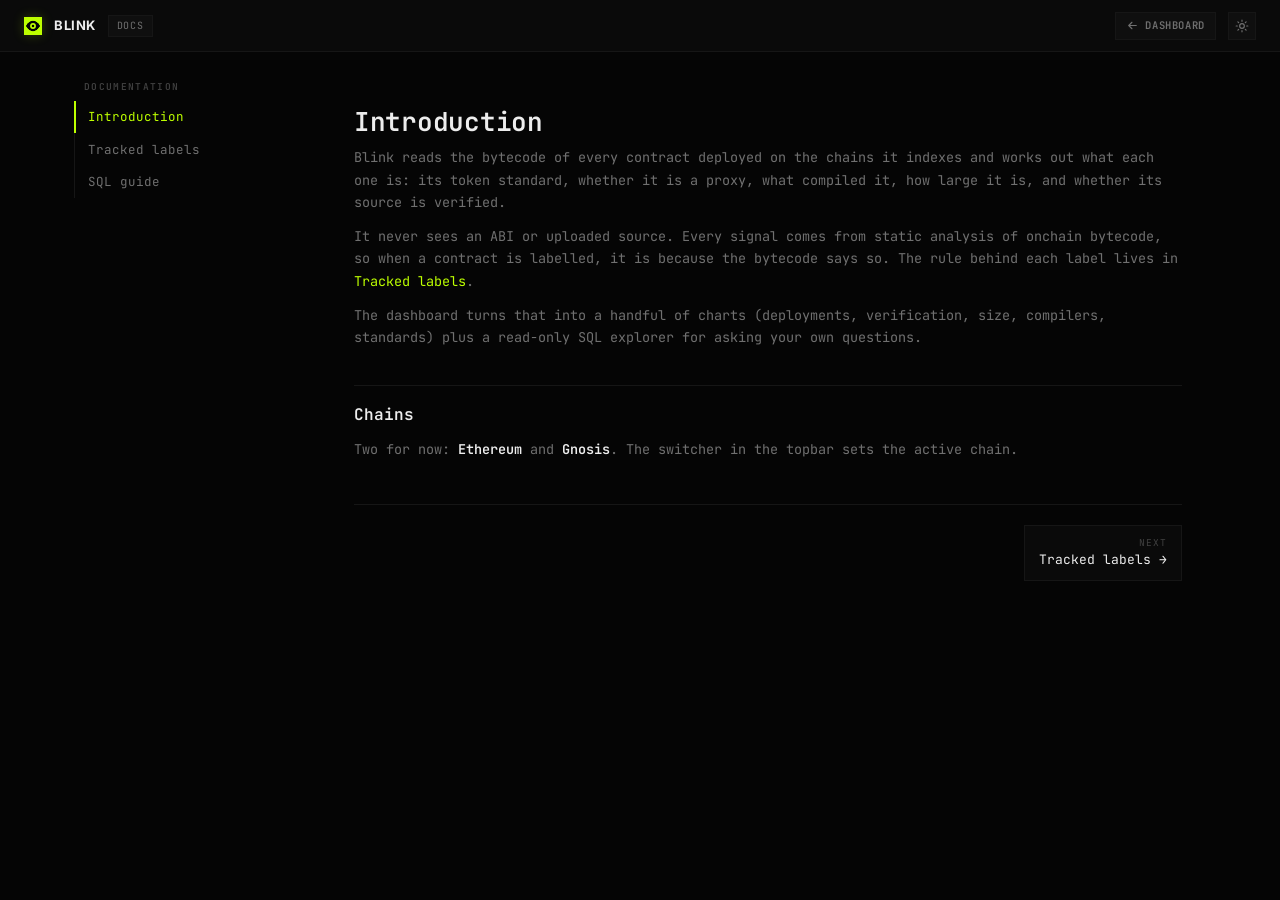
<file: docs.html>
<!doctype html>
<html lang="en">
<head>
  <meta charset="utf-8" />
  <title>blink · docs</title>
  <meta name="viewport" content="width=device-width, initial-scale=1" />
  <meta name="description" content="Blink documentation: tracked contract labels and a guide to the SQL explorer." />
  <link rel="icon" type="image/svg+xml" href="./assets/logo.svg" />
  <link rel="preconnect" href="https://fonts.googleapis.com" />
  <link rel="preconnect" href="https://fonts.gstatic.com" crossorigin />
  <link href="https://fonts.googleapis.com/css2?family=Inter:wght@400;500;600;700&family=JetBrains+Mono:wght@400;500;600&display=swap" rel="stylesheet" />
  <script>
    try {
      if (localStorage.getItem('blink.theme') === 'light') {
        document.documentElement.dataset.theme = 'light';
      }
    } catch (_) { /* private browsing */ }
  </script>
  <link rel="stylesheet" href="./styles.css?v=41" />
  <script type="module" src="./app/docs.js?v=2"></script>
</head>
<body>
  <nav class="topbar">
    <div class="brand">
      <a class="mark" role="img" aria-label="Blink logo" href="./index.html">
        <img src="./assets/logo.svg" alt="" aria-hidden="true" />
      </a>
      <span class="wordmark">BLINK</span>
      <span class="meta-tag">DOCS</span>
    </div>
    <div class="status-block">
      <a class="doc-link" href="./index.html" aria-label="Back to dashboard">
        <svg viewBox="0 0 24 24" fill="none" stroke="currentColor" stroke-width="2" stroke-linecap="round" stroke-linejoin="round" aria-hidden="true">
          <path d="M19 12H5M11 18l-6-6 6-6" />
        </svg>
        <span class="doc-link-text">Dashboard</span>
      </a>
      <button class="theme-toggle" id="theme-toggle" type="button" aria-label="Switch to light mode">
        <svg class="icon-sun" viewBox="0 0 24 24" fill="none" stroke="currentColor" stroke-width="2" stroke-linecap="round" aria-hidden="true">
          <circle cx="12" cy="12" r="4" />
          <path d="M12 2v2M12 20v2M4.93 4.93l1.41 1.41M17.66 17.66l1.41 1.41M2 12h2M20 12h2M4.93 19.07l1.41-1.41M17.66 6.34l1.41-1.41" />
        </svg>
        <svg class="icon-moon" viewBox="0 0 24 24" fill="none" stroke="currentColor" stroke-width="2" stroke-linecap="round" stroke-linejoin="round" aria-hidden="true">
          <path d="M21 12.79A9 9 0 1 1 11.21 3 7 7 0 0 0 21 12.79z" />
        </svg>
      </button>
    </div>
  </nav>

  <div class="docs-shell">
    <aside class="docs-sidebar">
      <div class="docs-sidebar-title">Documentation</div>
      <nav class="docs-nav">
        <span class="docs-nav-slider" aria-hidden="true"></span>
        <a class="docs-nav-item" data-doc="introduction" href="#introduction">Introduction</a>
        <a class="docs-nav-item" data-doc="labels" href="#labels">Tracked labels</a>
        <a class="docs-nav-item" data-doc="sql" href="#sql">SQL guide</a>
      </nav>
    </aside>

    <main class="docs-content">
      <!-- INTRODUCTION -->
      <article class="docs-page" id="doc-introduction">
        <h1>Introduction</h1>
        <p class="docs-lede">
          Blink reads the bytecode of every contract deployed on the chains it indexes and
          works out what each one is: its token standard, whether it is a proxy, what compiled
          it, how large it is, and whether its source is verified.
        </p>
        <p>
          It never sees an ABI or uploaded source. Every signal comes from static analysis of
          onchain bytecode, so when a contract is labelled, it is because the bytecode
          says so. The rule behind each label lives in
          <a class="inline" href="#labels">Tracked labels</a>.
        </p>
        <p>
          The dashboard turns that into a handful of charts (deployments, verification, size,
          compilers, standards) plus a read-only SQL explorer for asking your own questions.
        </p>

        <h2>Chains</h2>
        <p>
          Two for now: <strong>Ethereum</strong> and <strong>Gnosis</strong>. The switcher in
          the topbar sets the active chain.
        </p>

        <div class="docs-pager">
          <a class="prev" hidden></a>
          <a class="next"></a>
        </div>
      </article>

      <!-- TRACKED LABELS -->
      <article class="docs-page" id="doc-labels" hidden>
        <h1>Tracked labels</h1>
        <p class="docs-lede">
          Every label comes from one static pass over a contract's
          <strong>runtime bytecode</strong>. The scanner walks real opcodes and skips over push
          data, so a function selector only counts when it is an actual <code>PUSH4</code>
          operand, not four stray bytes sitting inside another instruction. Each rule below is
          the exact one Blink applies.
        </p>

        <h2>Token standards (function selectors)</h2>
        <p>
          A standard is flagged only when <strong>all</strong> of its defining 4-byte function
          selectors appear as <code>PUSH4</code> operands in the runtime code.
        </p>
        <div class="docs-table-wrap">
          <table>
            <thead>
              <tr><th>Label</th><th>Column</th><th>Requires ALL selectors</th></tr>
            </thead>
            <tbody>
              <tr>
                <td>ERC-20</td>
                <td><code>is_erc20</code></td>
                <td><code>0x18160ddd</code> totalSupply() · <code>0xa9059cbb</code> transfer() · <code>0xdd62ed3e</code> allowance()</td>
              </tr>
              <tr>
                <td>ERC-721</td>
                <td><code>is_erc721</code></td>
                <td><code>0x6352211e</code> ownerOf() · <code>0x42842e0e</code> safeTransferFrom()</td>
              </tr>
              <tr>
                <td>ERC-1155</td>
                <td><code>is_erc1155</code></td>
                <td><code>0x4e1273f4</code> balanceOfBatch() · <code>0x2eb2c2d6</code> safeBatchTransferFrom()</td>
              </tr>
            </tbody>
          </table>
        </div>
        <div class="docs-callout">
          <strong>Mutually exclusive.</strong> Classification is prioritized
          <strong>ERC-1155 &gt; ERC-721 &gt; ERC-20</strong>. A contract that satisfies more
          than one selector mask is labelled only as the highest-priority standard, so
          <code>is_erc20</code>, <code>is_erc721</code>, and <code>is_erc1155</code> are never
          both true on the same row, and an ERC-1155 that also exposes ERC-20 selectors counts
          only as ERC-1155.
        </div>

        <h2>EIP-1167 minimal proxy</h2>
        <p>Column <code>is_proxy_minimal</code>. Matches the canonical 45-byte clone
          <em>exactly</em>: runtime length must be 45 bytes, with a fixed 10-byte prefix, a
          variable 20-byte implementation address, and a fixed 15-byte suffix.</p>
        <pre><code>36 3d 3d 37 3d 3d 3d 36 3d 73   &lt;20-byte implementation address&gt;   5a f4 3d 82 80 3e 90 3d 91 60 2b 57 fd 5b f3
└──────── prefix (10) ────────┘  └──────── address ────────┘  └───────────── suffix (15) ─────────────┘</code></pre>
        <div class="docs-callout">
          <strong>Canonical only.</strong> Optimized or variant minimal proxies (different
          push layout, or any length other than 45 bytes) are <strong>not</strong> matched.
        </div>

        <h2>EIP-1967 proxy</h2>
        <p>Column <code>is_proxy_eip1967</code>. Flagged when a <code>PUSH32</code> operand in
          the runtime code equals the EIP-1967 implementation slot constant
          (<code>keccak256("eip1967.proxy.implementation") - 1</code>):</p>
        <pre><code>0x360894a13ba1a3210667c828492db98dca3e2076cc3735a920a3ca505d382bbc</code></pre>
        <div class="docs-callout">
          <strong>Implementation slot only.</strong> The EIP-1967 admin slot and beacon slot
          are not tracked.
        </div>

        <h2>PUSH0 opcode</h2>
        <p>Column <code>uses_push0</code>. True when the <code>PUSH0</code> opcode
          (<code>0x5f</code>) occurs as a real instruction in the runtime code. Because the
          scanner skips push immediates, a <code>0x5f</code> byte that merely sits inside
          another push's data does not count. This is a genuine <code>PUSH0</code> usage
          signal (a proxy for a Solidity 0.8.20+ / Shanghai-era compile).</p>

        <h2>Source metadata hash</h2>
        <p>Column <code>has_source_hash</code>. Solidity and Vyper append a CBOR metadata
          trailer to the runtime bytecode. Blink reads the last two bytes as the trailer
          length, parses the CBOR map, and sets <code>has_source_hash = true</code> when that
          map contains an <code>ipfs</code>, <code>bzzr0</code>, or <code>bzzr1</code> key,
          meaning the contract embeds a content hash of its source metadata.</p>
        <p>The same CBOR trailer is where <code>language</code> (Solidity / Vyper / Other) and
          <code>compiler_version</code> come from: a <code>solc</code> or <code>vyper</code>
          key carries the version bytes, formatted <code>major.minor.patch</code>.</p>

        <div class="docs-pager">
          <a class="prev"></a>
          <a class="next"></a>
        </div>
      </article>

      <!-- SQL GUIDE -->
      <article class="docs-page" id="doc-sql" hidden>
        <h1>SQL guide</h1>
        <p class="docs-lede">
          The explorer runs your query as read-only <strong>DuckDB</strong> SQL and shows the
          result as a table you can export to CSV. Queries are scoped to whichever chain is
          selected in the topbar. Below are the rules, the schema, and a stack of examples to
          copy.
        </p>

        <h2>Rules &amp; limits</h2>
        <ul>
          <li>Statements must begin with <code>SELECT</code> or <code>WITH</code>. Only a
            <strong>single statement</strong> is allowed (one optional trailing <code>;</code>).</li>
          <li>Read-only. Anything that writes or changes state is rejected, including
            <code>INSERT</code>, <code>UPDATE</code>, <code>DELETE</code>, <code>CREATE</code>,
            <code>DROP</code>, <code>ALTER</code>, <code>COPY</code>, <code>ATTACH</code>,
            <code>PRAGMA</code>, <code>SET</code>, <code>INSTALL</code>/<code>LOAD</code>.</li>
          <li>File / external scanners are blocked (<code>read_csv</code>,
            <code>read_parquet</code>, <code>read_json</code>, <code>read_blob</code>,
            <code>*_scan</code>, <code>httpfs</code>).</li>
          <li>Results are returned in pages of at most <strong>1000 rows</strong>. Use the
            previous/next controls to traverse every match. Add a deterministic
            <code>ORDER BY</code> for stable pages, and omit your own <code>LIMIT</code> when you
            want the complete result set. The CSV menu can export either the displayed page or
            fetch every page and combine all matches into one download. Query text is capped at
            20,000 characters.</li>
          <li>Blobs (addresses, hashes, bytecode) are returned as <code>0x…</code> hex strings.</li>
        </ul>

        <h2>The main table: <code>contract_metadata</code></h2>
        <p>
          This is the table the default query uses and the one you'll want most of the time.
        </p>
        <div class="docs-table-wrap">
          <table>
            <thead><tr><th>Column</th><th>Type</th><th>Meaning</th></tr></thead>
            <tbody>
              <tr><td><code>address</code></td><td>text</td><td>contract address, <code>0x…</code></td></tr>
              <tr><td><code>block_number</code></td><td>int</td><td>deployment block</td></tr>
              <tr><td><code>create_index</code></td><td>int</td><td>ordering within a block</td></tr>
              <tr><td><code>deployer_address</code></td><td>text</td><td>deployer, <code>0x…</code></td></tr>
              <tr><td><code>code_hash_hex</code></td><td>text</td><td>runtime code hash, <code>0x…</code></td></tr>
              <tr><td><code>n_code_bytes</code></td><td>int</td><td>runtime bytecode length</td></tr>
              <tr><td><code>language</code></td><td>text</td><td><code>solidity</code> / <code>vyper</code> / <code>other</code></td></tr>
              <tr><td><code>compiler_version</code></td><td>text</td><td>e.g. <code>0.8.24</code></td></tr>
              <tr><td><code>is_erc20</code></td><td>bool</td><td>ERC-20 selector mask (see labels)</td></tr>
              <tr><td><code>is_erc721</code></td><td>bool</td><td>ERC-721</td></tr>
              <tr><td><code>is_erc1155</code></td><td>bool</td><td>ERC-1155</td></tr>
              <tr><td><code>is_proxy_eip1967</code></td><td>bool</td><td>EIP-1967 proxy</td></tr>
              <tr><td><code>is_proxy_minimal</code></td><td>bool</td><td>EIP-1167 minimal proxy</td></tr>
              <tr><td><code>uses_push0</code></td><td>bool</td><td>runtime uses <code>PUSH0</code></td></tr>
              <tr><td><code>has_source_hash</code></td><td>bool</td><td>CBOR source-metadata hash present</td></tr>
              <tr><td><code>is_verified</code></td><td>bool</td><td>matched in the verification registry</td></tr>
              <tr><td><code>contract_name</code></td><td>text</td><td>verified name, if any</td></tr>
              <tr><td><code>verification_source</code></td><td>text</td><td>where the verification came from</td></tr>
              <tr><td><code>decoded_at</code></td><td>timestamp</td><td>when bytecode was decoded</td></tr>
            </tbody>
          </table>
        </div>
        <div class="docs-callout">
          <strong>Chain scoping.</strong> Queries against <code>contract_metadata</code> and
          <code>contract_opcodes</code> only see the chain you've selected. To query across all
          chains, use their <code>_all</code> variants and filter <code>chain_id</code> yourself.
        </div>

        <h2>Other queryable views</h2>
        <ul>
          <li><code>bytecodes</code>: distinct runtime bytecodes, with <code>code_hash_hex</code>,
            <code>n_code_bytes</code>, <code>code</code> (the runtime bytecode blob), and
            <code>contract_count</code> (deployments sharing this hash).</li>
          <li><code>decoded_bytecodes</code>: one decode row per <code>code_hash</code>
            (<code>language</code>, <code>compiler_version</code>, the <code>is_*</code> label
            flags, <code>uses_push0</code>, <code>has_source_hash</code>).</li>
          <li><code>contract_opcodes</code>: one row per contract and code kind, with a
            deduplicated <code>opcodes</code> list. Filter <code>code_kind</code> as
            <code>creation</code> or <code>runtime</code> and test opcode presence with
            <code>list_contains(opcodes, 'CREATE2')</code>.</li>
          <li><code>contracts</code>: the only view carrying <strong>creation / deployment
            bytecode</strong> (<code>init_code</code>) alongside runtime <code>code</code>, with
            its own <code>chain_id</code>.</li>
        </ul>
        <div class="docs-callout">
          <strong>Bytecode availability.</strong> <code>code</code> and <code>init_code</code>
          are populated only when the underlying bytecode snapshot / extraction data is loaded
          for that chain; otherwise they are <code>NULL</code>. The label flags
          (<code>is_erc20</code>, <code>uses_push0</code>, …) are always available on
          <code>contract_metadata</code> regardless.
        </div>

        <h2>Examples: filter by what a contract is</h2>
        <p>Each of these runs against the chain selected in the topbar. Every label is just a
          boolean column, so you filter on it directly.</p>

        <h3>ERC-20 tokens</h3>
        <pre><code>SELECT address, compiler_version, is_verified
FROM contract_metadata
WHERE is_erc20
ORDER BY block_number DESC
LIMIT 100</code></pre>

        <h3>NFTs (ERC-721 or ERC-1155)</h3>
        <pre><code>SELECT address, contract_name, is_verified
FROM contract_metadata
WHERE is_erc721 OR is_erc1155
ORDER BY block_number DESC
LIMIT 100</code></pre>

        <h3>Proxies (either kind)</h3>
        <pre><code>SELECT address, is_proxy_eip1967, is_proxy_minimal
FROM contract_metadata
WHERE is_proxy_eip1967 OR is_proxy_minimal
ORDER BY block_number DESC
LIMIT 100</code></pre>

        <h3>Contracts using the PUSH0 opcode</h3>
        <pre><code>SELECT address, compiler_version, n_code_bytes
FROM contract_metadata
WHERE uses_push0
ORDER BY block_number DESC</code></pre>

        <h3>Recently verified, with a name</h3>
        <pre><code>SELECT block_number, address, contract_name, compiler_version
FROM contract_metadata
WHERE is_verified AND contract_name IS NOT NULL
ORDER BY block_number DESC
LIMIT 50</code></pre>

        <h3>Carries a source hash but is not verified</h3>
        <p>Contracts that embedded a source-metadata hash yet never matched the verification
          registry: good candidates to go verify.</p>
        <pre><code>SELECT address, compiler_version, language
FROM contract_metadata
WHERE has_source_hash AND NOT is_verified
ORDER BY block_number DESC
LIMIT 100</code></pre>

        <h3>Largest contracts, near the size cap</h3>
        <p>The EVM caps runtime bytecode at 24,576 bytes; these sit right up against it.</p>
        <pre><code>SELECT address, n_code_bytes, compiler_version
FROM contract_metadata
ORDER BY n_code_bytes DESC
LIMIT 20</code></pre>

        <h2>Examples: counts and breakdowns</h2>

        <h3>Contracts by language</h3>
        <pre><code>SELECT language, COUNT(*) AS n
FROM contract_metadata
GROUP BY language
ORDER BY n DESC</code></pre>

        <h3>Top compiler versions</h3>
        <pre><code>SELECT compiler_version, COUNT(*) AS n
FROM contract_metadata
WHERE compiler_version IS NOT NULL
GROUP BY compiler_version
ORDER BY n DESC
LIMIT 20</code></pre>

        <h3>PUSH0 adoption by compiler version</h3>
        <p><code>COUNT(*) FILTER (WHERE ...)</code> counts a subset alongside the total in one
          pass.</p>
        <pre><code>SELECT compiler_version,
       COUNT(*) AS total,
       COUNT(*) FILTER (WHERE uses_push0) AS with_push0
FROM contract_metadata
WHERE compiler_version IS NOT NULL
GROUP BY compiler_version
ORDER BY total DESC
LIMIT 25</code></pre>

        <h3>Verification coverage by compiler</h3>
        <pre><code>SELECT compiler_version,
       COUNT(*) AS total,
       COUNT(*) FILTER (WHERE is_verified) AS verified
FROM contract_metadata
WHERE compiler_version IS NOT NULL
GROUP BY compiler_version
ORDER BY total DESC
LIMIT 25</code></pre>

        <h3>Contracts per chain (all chains)</h3>
        <p>Reach past the selected chain with <code>contract_metadata_all</code>, which keeps the
          <code>chain_id</code> column.</p>
        <pre><code>SELECT chain_id, COUNT(*) AS contracts
FROM contract_metadata_all
GROUP BY chain_id
ORDER BY contracts DESC</code></pre>

        <h2>Examples: working with bytecode</h2>

        <h3>Distinct first-20-byte prefixes of deployment bytecode</h3>
        <p>Deployment (creation) bytecode is <code>init_code</code> on the
          <code>contracts</code> view. DuckDB's <code>substr()</code> works on blobs, so you can
          take a byte prefix and count distinct values. This view keeps its own
          <code>chain_id</code>, so scope it explicitly:</p>
        <pre><code>SELECT COUNT(DISTINCT substr(init_code, 1, 20)) AS distinct_prefixes
FROM contracts
WHERE chain_id = 1
  AND init_code IS NOT NULL</code></pre>
        <p>Same idea on <strong>runtime</strong> bytecode (usually cheaper, one row per distinct
          code hash):</p>
        <pre><code>SELECT COUNT(DISTINCT substr(code, 1, 20)) AS distinct_runtime_prefixes
FROM bytecodes
WHERE code IS NOT NULL</code></pre>
        <div class="docs-callout">
          <strong>Heads up.</strong> <code>init_code</code> and <code>code</code> exist only when
          bytecode data has been loaded for the chain. If they are <code>NULL</code> everywhere,
          these counts come back 0.
        </div>

        <h3>Most deployed bytecodes</h3>
        <pre><code>SELECT code_hash_hex, contract_count, n_code_bytes
FROM bytecodes
ORDER BY contract_count DESC
LIMIT 20</code></pre>

        <h3>Implementation address behind minimal proxies</h3>
        <p>In an EIP-1167 clone the 20-byte implementation address sits at bytes 11 to 30 of the
          runtime code. Pull it out with <code>substr()</code>; blobs come back as
          <code>0x…</code> hex. Join the decode flags to the raw bytecode on
          <code>code_hash</code>:</p>
        <pre><code>SELECT b.code_hash_hex,
       substr(b.code, 11, 20) AS implementation
FROM bytecodes b
JOIN decoded_bytecodes d ON d.code_hash = b.code_hash
WHERE d.is_proxy_minimal
  AND b.code IS NOT NULL
LIMIT 50</code></pre>

        <div class="docs-pager">
          <a class="prev"></a>
          <a class="next" hidden></a>
        </div>
      </article>
    </main>
  </div>
</body>
</html>
</file>
<file: styles.css>
:root {
  --bg: #050505;
  --surface: #0a0a0a;
  --surface-2: #0f0f0f;
  --hover: #131313;
  --border: #161616;
  --border-strong: #242424;
  --text: #ededed;
  --text-dim: #707070;
  --text-faint: #404040;
  --accent: #bdff00;
  --accent-dim: rgba(189, 255, 0, 0.10);
  --accent-strong: rgba(189, 255, 0, 0.22);
  --red: #ff4d4d;
  --red-dim: rgba(255, 77, 77, 0.10);
  --blue: #4da6ff;
  --amber: #ffb547;
  --amber-dim: rgba(255, 181, 71, 0.12);
  --amber-strong: rgba(255, 181, 71, 0.30);
  --accent-contrast: #000;
  --accent-hover: #d7ff57;
  --menu-bg: #000;
  --menu-shadow: 0 16px 34px rgba(0, 0, 0, 0.45);
  --inset-bg: #070707;
  --picker-filter: invert(1);
  --mono: "JetBrains Mono", ui-monospace, SFMono-Regular, Menlo, monospace;
  --sans: "Inter", -apple-system, "Segoe UI", Roboto, sans-serif;
}

html[data-theme="light"] {
  --bg: #e9e9e3;
  --surface: #f3f3ef;
  --surface-2: #e7e7e1;
  --hover: #deded7;
  --border: #d8d8d0;
  --border-strong: #c1c2b8;
  --text: #0c0c0c;
  --text-dim: #57574f;
  --text-faint: #97978d;
  --accent: #55a300;
  --accent-dim: rgba(85, 163, 0, 0.12);
  --accent-strong: rgba(85, 163, 0, 0.26);
  --red: #cc2b2b;
  --red-dim: rgba(204, 43, 43, 0.10);
  --blue: #1a68c9;
  --amber: #a86a08;
  --amber-dim: rgba(168, 106, 8, 0.13);
  --amber-strong: rgba(168, 106, 8, 0.32);
  --accent-contrast: #fff;
  --accent-hover: #468700;
  --menu-bg: #fbfbf8;
  --menu-shadow: 0 16px 34px rgba(20, 20, 15, 0.16);
  --inset-bg: #edede7;
  --picker-filter: none;
}

/* Chain logos are <img> SVGs with a baked-in white fill; invert to black on light. */
html[data-theme="light"] .chain-icon img { filter: invert(1); }

* { box-sizing: border-box; }

html, body {
  margin: 0;
  padding: 0;
  background: var(--bg);
  color: var(--text);
  font-family: var(--sans);
  font-size: 13px;
  line-height: 1.4;
  -webkit-font-smoothing: antialiased;
}

body {
  min-width: 0;
  overflow-x: hidden;
}

a {
  color: inherit;
  text-decoration: none;
}

::selection { background: var(--accent); color: var(--accent-contrast); }

/* TOPBAR */
.topbar {
  display: flex;
  align-items: center;
  justify-content: space-between;
  gap: 24px;
  padding: 0 24px;
  height: 52px;
  border-bottom: 1px solid var(--border);
  background: var(--surface);
  position: sticky;
  top: 0;
  z-index: 20;
}

.brand {
  display: flex;
  align-items: center;
  gap: 12px;
  min-width: 0;
}

.mark {
  position: relative;
  width: 18px;
  height: 18px;
  box-shadow: 0 0 12px var(--accent-strong);
}

.mark img {
  width: 100%;
  height: 100%;
  display: block;
}

.wordmark {
  font-family: var(--sans);
  font-weight: 700;
  letter-spacing: 0.04em;
  font-size: 13px;
  color: var(--text);
}

.meta-tag {
  flex: 0 0 auto;
  font-family: var(--mono);
  font-size: 10px;
  text-transform: uppercase;
  letter-spacing: 0.08em;
  color: var(--text-dim);
  padding: 3px 8px;
  background: var(--surface-2);
  border: 1px solid var(--border);
}

.nav-links {
  display: flex;
  align-items: center;
  gap: 4px;
  justify-self: center;
}

.nav-links a {
  font-size: 12px;
  font-weight: 500;
  color: var(--text-dim);
  padding: 8px 14px;
  letter-spacing: 0.01em;
  cursor: pointer;
  transition: color 80ms ease;
  border-bottom: 2px solid transparent;
  margin-bottom: -1px;
}

.nav-links a:hover { color: var(--text); }
.nav-links a.active {
  color: var(--text);
  border-bottom-color: var(--accent);
}

.chain-picker {
  position: relative;
}

.chain-trigger {
  display: inline-flex;
  align-items: center;
  gap: 8px;
  height: 28px;
  padding: 0 10px 0 8px;
  border: 1px solid var(--border);
  background: var(--surface-2);
  color: var(--text-dim);
  font-family: var(--mono);
  font-size: 10.5px;
  font-weight: 600;
  letter-spacing: 0.06em;
  cursor: pointer;
  transition: color 80ms, background 80ms, border-color 80ms;
}

.chain-trigger:hover,
.chain-picker.open .chain-trigger {
  color: var(--text);
  border-color: var(--border-strong);
  background: var(--hover);
}

.chain-icon {
  width: 15px;
  height: 15px;
  display: inline-grid;
  place-items: center;
  color: currentColor;
}

.chain-icon svg,
.chain-icon img {
  width: 15px;
  height: 15px;
  display: block;
  fill: currentColor;
}

.chain-name {
  display: inline-block;
  min-width: 5ch;
  text-align: left;
}

.chain-caret {
  width: 6px;
  height: 6px;
  margin-left: 2px;
  margin-top: -3px;
  border: solid currentColor;
  border-width: 0 1px 1px 0;
  color: var(--text-faint);
  transform: rotate(45deg);
  transform-origin: center;
  transition: transform 100ms ease, margin 100ms ease;
}

.chain-picker.open .chain-caret {
  margin-top: 3px;
  transform: rotate(-135deg);
}

.chain-menu {
  position: absolute;
  top: calc(100% + 6px);
  left: 0;
  min-width: 210px;
  padding: 4px;
  border: 1px solid var(--border-strong);
  background: var(--menu-bg);
  box-shadow: var(--menu-shadow);
  opacity: 0;
  visibility: hidden;
  transform: translateY(-4px);
  transition: opacity 100ms ease, transform 100ms ease, visibility 100ms ease;
  z-index: 60;
}

.chain-picker.open .chain-menu {
  opacity: 1;
  visibility: visible;
  transform: translateY(0);
}

.chain-option {
  width: 100%;
  min-height: 38px;
  display: flex;
  align-items: center;
  gap: 9px;
  padding: 7px 9px;
  border: none;
  background: transparent;
  color: var(--text-dim);
  cursor: pointer;
  text-align: left;
  outline: 1px solid transparent;
  outline-offset: -1px;
}

.chain-option:hover {
  color: var(--text);
  background: var(--hover);
}

.chain-option.active {
  color: var(--text);
  background: var(--surface-2);
  outline-color: var(--border-strong);
}

.chain-option-text {
  display: flex;
  flex-direction: column;
  gap: 1px;
  min-width: 0;
}

.chain-option-name,
.chain-option-id {
  font-family: var(--mono);
  white-space: nowrap;
}

.chain-option-name {
  font-size: 11px;
  font-weight: 600;
}

.chain-option-id {
  font-size: 9.5px;
  color: currentColor;
  opacity: 0.62;
}

.status-block {
  display: flex;
  align-items: center;
  gap: 8px;
  font-family: var(--mono);
  font-size: 11px;
  color: var(--text-dim);
  text-transform: uppercase;
  letter-spacing: 0.08em;
}

.top-refresh {
  color: var(--text-faint);
  border-left: 1px solid var(--border);
  margin-left: 4px;
  padding-left: 12px;
}

.theme-toggle {
  display: inline-grid;
  place-items: center;
  width: 28px;
  height: 28px;
  padding: 0;
  margin-left: 4px;
  border: 1px solid var(--border);
  background: var(--surface-2);
  color: var(--text-dim);
  cursor: pointer;
  transition: color 80ms, background 80ms, border-color 80ms;
}

.theme-toggle:hover {
  color: var(--text);
  background: var(--hover);
  border-color: var(--border-strong);
}

.theme-toggle svg {
  width: 14px;
  height: 14px;
  display: block;
}

.theme-toggle .icon-moon { display: none; }
html[data-theme="light"] .theme-toggle .icon-moon { display: block; }
html[data-theme="light"] .theme-toggle .icon-sun { display: none; }

.dot {
  width: 6px;
  height: 6px;
  border-radius: 50%;
  background: var(--text-faint);
}
.dot.connected { background: var(--blue); }
.dot.sync { background: var(--amber); }
.dot.live  { background: var(--accent); box-shadow: 0 0 8px var(--accent); }
.dot.error { background: var(--red);    box-shadow: 0 0 8px var(--red); }

#status-text.error { color: var(--red); }

/* MAIN */
main {
  max-width: 1480px;
  margin: 0 auto;
  padding: 24px;
  display: flex;
  flex-direction: column;
  gap: 16px;
}

/* KPI ROW */
.kpi-row {
  display: grid;
  grid-template-columns: repeat(6, minmax(0, 1fr));
  gap: 0;
  border: 1px solid var(--border);
  background: var(--surface);
}

.kpi {
  padding: 16px 18px;
  border-right: 1px solid var(--border);
  display: flex;
  flex-direction: column;
  gap: 4px;
}

.kpi:last-child { border-right: none; }

.kpi-label {
  font-size: 10px;
  font-weight: 500;
  text-transform: uppercase;
  letter-spacing: 0.1em;
  color: var(--text-dim);
}

.kpi-value {
  font-family: var(--mono);
  font-size: 22px;
  font-weight: 600;
  color: var(--text);
  letter-spacing: -0.01em;
}

.kpi-sub {
  font-family: var(--mono);
  font-size: 10.5px;
  color: var(--text-faint);
  letter-spacing: 0.01em;
}

.kpi-sub .pct { color: var(--accent); }

/* PANELS */
.panel {
  background: var(--surface);
  border: 1px solid var(--border);
}

.grid-2 {
  display: grid;
  grid-template-columns: repeat(2, minmax(0, 1fr));
  gap: 16px;
}

.panel-head {
  display: flex;
  align-items: center;
  justify-content: space-between;
  flex-wrap: wrap;
  gap: 12px;
  padding: 12px 18px;
  border-bottom: 1px solid var(--border);
  min-height: 48px;
}

.panel-title {
  display: flex;
  align-items: center;
  flex: 1 1 auto;
  gap: 10px;
  min-width: min(100%, 220px);
}

.title-tag {
  font-family: var(--mono);
  font-size: 9.5px;
  font-weight: 600;
  letter-spacing: 0.12em;
  color: var(--accent);
  background: var(--accent-dim);
  padding: 3px 6px;
  border: 1px solid var(--accent-dim);
}

.panel-title h2 {
  margin: 0;
  font-size: 13px;
  font-weight: 500;
  letter-spacing: 0.01em;
  color: var(--text);
}

.info-tip {
  position: relative;
  display: inline-grid;
  place-items: center;
  flex: 0 0 auto;
  width: 18px;
  height: 18px;
  padding: 0;
  border: 1px solid var(--border-strong);
  color: var(--text-dim);
  background: var(--surface-2);
  appearance: none;
  font-family: var(--mono);
  font-size: 11px;
  font-weight: 600;
  line-height: 1;
  cursor: help;
  outline: none;
}

.info-tip::before {
  content: "i";
  transform: translateY(-0.5px);
}

.info-tip:hover,
.info-tip:focus {
  color: var(--text);
  background: var(--hover);
  border-color: var(--border-strong);
}

.info-tip::after {
  content: attr(data-tooltip);
  position: absolute;
  left: 50%;
  top: calc(100% + 9px);
  transform: translateX(-50%);
  width: max-content;
  max-width: min(280px, calc(100vw - 32px));
  padding: 8px 10px;
  background: var(--menu-bg);
  border: 1px solid var(--border-strong);
  color: var(--text);
  font-family: var(--sans);
  font-size: 11px;
  line-height: 1.35;
  text-transform: none;
  letter-spacing: 0;
  white-space: normal;
  pointer-events: none;
  z-index: 50;
  /* Hidden tooltips must not occupy layout: an absolutely-positioned,
     visibility:hidden box still contributes horizontal overflow and, on
     narrow screens, pushes the whole page off-screen. display:none removes
     it from layout entirely. */
  display: none;
}

.info-tip:hover::after,
.info-tip:focus::after {
  display: block;
}

/* SEGMENTED CONTROL */
.seg {
  display: flex;
  flex: 0 0 auto;
  max-width: 100%;
  overflow-x: auto;
  scrollbar-width: none;
  border: 1px solid var(--border);
  background: var(--surface-2);
}

.seg::-webkit-scrollbar {
  display: none;
}

.seg button {
  flex: 0 0 auto;
  background: transparent;
  border: none;
  color: var(--text-dim);
  padding: 5px 12px;
  font-family: var(--mono);
  font-size: 10.5px;
  font-weight: 500;
  letter-spacing: 0.06em;
  cursor: pointer;
  transition: color 80ms, background 80ms;
}

.seg button:hover { color: var(--text); }
.seg button.active {
  background: var(--accent);
  color: var(--accent-contrast);
}

.range-custom-btn,
.range-apply,
.range-clear {
  height: 27px;
  border: 1px solid var(--border);
  background: var(--surface-2);
  color: var(--text-dim);
  font-family: var(--mono);
  font-size: 10.5px;
  font-weight: 500;
  letter-spacing: 0.06em;
  cursor: pointer;
  transition: color 80ms, background 80ms, border-color 80ms;
}

.range-custom-btn {
  padding: 0 10px;
}

.range-custom-btn:hover,
.range-custom-btn.active,
.range-apply:hover,
.range-clear:hover {
  color: var(--text);
  background: var(--hover);
  border-color: var(--border-strong);
}

.custom-range {
  display: flex;
  align-items: center;
  flex-wrap: wrap;
  gap: 8px;
  padding: 10px 18px;
  border-bottom: 1px solid var(--border);
  background: var(--inset-bg);
  min-width: 0;
}

.custom-range[hidden] {
  display: none;
}

.range-fields {
  display: flex;
  align-items: center;
  flex: 1 1 320px;
  flex-wrap: wrap;
  gap: 8px;
  min-width: 0;
}

.range-fields[hidden] {
  display: none;
}

.range-mode,
.range-fields input {
  height: 27px;
  border: 1px solid var(--border);
  background: var(--surface-2);
  color: var(--text);
  font-family: var(--mono);
  font-size: 10.5px;
  outline: none;
  line-height: 27px;
}

.range-mode {
  flex: 0 0 92px;
  width: 92px;
  padding: 0 28px 0 8px;
  appearance: none;
  background-image:
    linear-gradient(45deg, transparent 50%, var(--text-faint) 50%),
    linear-gradient(135deg, var(--text-faint) 50%, transparent 50%);
  background-position:
    calc(100% - 14px) 11px,
    calc(100% - 9px) 11px;
  background-size: 5px 5px, 5px 5px;
  background-repeat: no-repeat;
}

.range-fields input {
  flex: 1 1 150px;
  width: auto;
  min-width: 0;
  padding: 0 10px;
}

.range-fields input[type="datetime-local"] {
  padding-right: 12px;
}

.range-fields input[type="datetime-local"]::-webkit-calendar-picker-indicator {
  filter: var(--picker-filter);
  opacity: 0.82;
  margin-left: 8px;
  cursor: pointer;
}

.range-fields input[type="number"] {
  flex-basis: 130px;
  appearance: textfield;
  -moz-appearance: textfield;
}

.range-fields input[type="number"]::-webkit-outer-spin-button,
.range-fields input[type="number"]::-webkit-inner-spin-button {
  -webkit-appearance: none;
  margin: 0;
}

.range-fields input:focus,
.range-mode:focus {
  border-color: var(--border-strong);
}

.range-summary {
  flex: 999 1 160px;
  min-width: 0;
  overflow: hidden;
  text-overflow: ellipsis;
  white-space: nowrap;
  color: var(--text-faint);
  font-family: var(--mono);
  font-size: 10px;
}

.range-apply,
.range-clear {
  padding: 0 9px;
}

.range-apply {
  border-color: var(--accent);
  background: var(--accent);
  color: var(--accent-contrast);
  font-weight: 700;
}

.range-apply:hover {
  border-color: var(--accent-hover);
  background: var(--accent-hover);
  color: var(--accent-contrast);
}

/* CHARTS */
.chart-wrap {
  position: relative;
  height: 200px;
  padding: 16px 18px;
  overflow: hidden;
}

.chart-wrap.pannable {
  cursor: grab;
  user-select: none;
}

.chart-wrap.pannable.dragging {
  cursor: grabbing;
}

.chart-wrap.tall { height: 270px; }

/* A bare <canvas> reports its default 300px intrinsic width as min-content,
   which forces grid/flex parents wider than the viewport on small screens.
   Cap it so charts always shrink to their container. */
.chart-wrap canvas {
  display: block;
  max-width: 100%;
}

/* TABLE */
.table-wrap {
  overflow-x: auto;
  max-height: 480px;
  overflow-y: auto;
}

table {
  width: 100%;
  border-collapse: collapse;
  table-layout: fixed;
}

thead {
  position: sticky;
  top: 0;
  background: var(--surface);
  z-index: 1;
}

th, td {
  text-align: left;
  padding: 9px 12px;
  border-bottom: 1px solid var(--border);
  font-family: var(--mono);
  font-size: 11.5px;
  white-space: nowrap;
  overflow: hidden;
  text-overflow: ellipsis;
}

/* Recent-deployments column widths so the whole row is visible at a glance.
   Sums to ~100% so no horizontal scroll on desktop. */
.table-wrap.recent table { table-layout: fixed; }
.table-wrap.recent th:nth-child(1), .table-wrap.recent td:nth-child(1) { width: 11%; }
.table-wrap.recent th:nth-child(2), .table-wrap.recent td:nth-child(2) { width: 24%; }
.table-wrap.recent th:nth-child(3), .table-wrap.recent td:nth-child(3) { width: 24%; }
.table-wrap.recent th:nth-child(4), .table-wrap.recent td:nth-child(4) { width: 11%; }
.table-wrap.recent th:nth-child(5), .table-wrap.recent td:nth-child(5) { width: 10%; text-align: right; }
.table-wrap.recent th:nth-child(6), .table-wrap.recent td:nth-child(6) { width: 20%; }

/* PAGER */
.pager {
  display: flex;
  align-items: center;
  gap: 8px;
}

.pager-range {
  font-family: var(--mono);
  font-size: 10.5px;
  color: var(--text-dim);
  letter-spacing: 0.04em;
  margin-right: 4px;
}

.pager-btn {
  background: var(--surface-2);
  border: 1px solid var(--border);
  color: var(--text-dim);
  width: 28px;
  height: 26px;
  font-size: 16px;
  line-height: 1;
  cursor: pointer;
  font-family: var(--mono);
  transition: color 80ms, background 80ms, border-color 80ms;
}

.pager-btn:hover:not(:disabled) {
  color: var(--accent);
  border-color: var(--accent-dim);
  background: var(--accent-dim);
}

.pager-btn:disabled {
  opacity: 0.35;
  cursor: not-allowed;
}

th {
  font-size: 10px;
  text-transform: uppercase;
  letter-spacing: 0.1em;
  color: var(--text-dim);
  font-weight: 500;
  border-bottom: 1px solid var(--border-strong);
}

td.num, th.num { text-align: right; }

tbody tr { transition: background 60ms ease; }
tbody tr:hover { background: var(--hover); }
tbody tr:last-child td { border-bottom: none; }

.address {
  color: var(--blue);
  letter-spacing: 0.01em;
}
.address:hover { color: var(--accent); }

.dim-text { color: var(--text-faint); }

.badge {
  display: inline-flex;
  align-items: center;
  gap: 5px;
  padding: 2px 7px;
  font-family: var(--mono);
  font-size: 10px;
  font-weight: 500;
  text-transform: uppercase;
  letter-spacing: 0.06em;
  border: 1px solid transparent;
}
.badge::before {
  content: '';
  width: 5px;
  height: 5px;
  border-radius: 50%;
  background: currentColor;
}
.badge.ok  { color: var(--accent); border-color: var(--accent-dim); background: var(--accent-dim); }
.badge.no  { color: var(--amber); border-color: var(--amber-strong); background: var(--amber-dim); }
.badge.dim { color: var(--text-dim); border-color: var(--border); background: var(--surface-2); }

/* QUERY */
.query-actions {
  display: flex;
  align-items: center;
  gap: 10px;
  min-width: 0;
}

.query-status {
  max-width: 360px;
  color: var(--text-dim);
  font-family: var(--mono);
  font-size: 10.5px;
  overflow: hidden;
  text-overflow: ellipsis;
  white-space: nowrap;
}

.run-btn {
  height: 28px;
  padding: 0 14px;
  border: 1px solid var(--accent-dim);
  background: var(--accent);
  color: var(--accent-contrast);
  font-family: var(--mono);
  font-size: 10.5px;
  font-weight: 600;
  text-transform: uppercase;
  letter-spacing: 0.06em;
  cursor: pointer;
}

.run-btn:disabled {
  opacity: 0.45;
  cursor: wait;
}

.export-btn {
  height: 28px;
  padding: 0 14px;
  border: 1px solid var(--accent-dim);
  background: transparent;
  color: var(--accent);
  font-family: var(--mono);
  font-size: 10.5px;
  font-weight: 600;
  text-transform: uppercase;
  letter-spacing: 0.06em;
  cursor: pointer;
}

.export-btn:disabled {
  opacity: 0.45;
  cursor: not-allowed;
}

.export-menu {
  position: relative;
  flex: 0 0 auto;
}

.export-caret {
  margin-left: 5px;
  font-size: 9px;
}

.export-options {
  position: absolute;
  z-index: 20;
  top: calc(100% + 6px);
  right: 0;
  display: flex;
  flex-direction: column;
  min-width: 210px;
  padding: 4px;
  border: 1px solid var(--border-strong);
  background: var(--surface);
  box-shadow: 0 10px 28px rgba(0, 0, 0, 0.24);
}

.export-options[hidden] {
  display: none;
}

.export-options button {
  display: flex;
  flex-direction: column;
  gap: 2px;
  width: 100%;
  padding: 9px 10px;
  border: none;
  background: transparent;
  color: var(--text);
  font-family: var(--mono);
  font-size: 10.5px;
  text-align: left;
  cursor: pointer;
}

.export-options button:hover,
.export-options button:focus-visible {
  outline: none;
  background: var(--accent-dim);
  color: var(--accent);
}

.export-options small {
  color: var(--text-faint);
  font-family: var(--mono);
  font-size: 9.5px;
}

.query-body {
  display: grid;
  grid-template-columns: minmax(320px, 0.42fr) minmax(0, 1fr);
  min-height: 360px;
}

.query-editor {
  width: 100%;
  min-height: 360px;
  resize: vertical;
  border: none;
  border-right: 1px solid var(--border);
  background: var(--inset-bg);
  color: var(--text);
  padding: 16px 18px;
  font-family: var(--mono);
  font-size: 12px;
  line-height: 1.55;
  outline: none;
  tab-size: 2;
}

.query-editor:focus {
  box-shadow: inset 0 0 0 1px var(--accent-dim);
}

.query-results {
  display: flex;
  flex-direction: column;
  min-width: 0;
}

.query-pagebar {
  display: flex;
  align-items: center;
  justify-content: flex-end;
  gap: 8px;
  min-height: 43px;
  padding: 8px 12px;
  border-bottom: 1px solid var(--border);
  background: var(--surface-2);
}

.table-wrap.query {
  flex: 1 1 auto;
  max-height: 520px;
}

.table-wrap.query table {
  table-layout: auto;
  min-width: 720px;
}

.query-empty {
  color: var(--text-faint);
  text-align: center;
  padding: 42px 18px;
}

/* RESPONSIVE */
@media (max-width: 1100px) {
  .kpi-row { grid-template-columns: repeat(3, minmax(0, 1fr)); }
  .kpi:nth-child(3n) { border-right: none; }
  .kpi { border-bottom: 1px solid var(--border); }
  .grid-2 { grid-template-columns: minmax(0, 1fr); }
  .query-body { grid-template-columns: minmax(0, 1fr); }
  .query-editor {
    border-right: none;
    border-bottom: 1px solid var(--border);
  }
  .nav-links { display: none; }
  .topbar {
    height: auto;
    min-height: 52px;
    flex-wrap: wrap;
    padding-top: 10px;
    padding-bottom: 10px;
  }
  .brand { flex: 1 1 auto; }
  .chain-menu { left: 0; right: auto; }
}

@media (max-width: 760px) {
  .panel-head {
    align-items: flex-start;
    gap: 10px;
    justify-content: flex-start;
  }

  .panel-title {
    flex-basis: 100%;
    width: 100%;
  }

  /* Heads with a compact trailing cluster (pager, query actions) keep their
     title and controls on one row instead of stacking. */
  .pager-head,
  .query-panel .panel-head {
    flex-wrap: nowrap;
    align-items: center;
  }
  .pager-head .panel-title,
  .query-panel .panel-title {
    flex: 1 1 auto;
    width: auto;
    min-width: 0;
  }
  .pager-head .pager,
  .query-panel .query-actions {
    flex: 0 0 auto;
  }

  .panel-head .seg {
    flex: 0 0 auto;
  }

  .custom-range {
    align-items: stretch;
  }

  .range-mode {
    flex: 0 0 104px;
    width: 104px;
  }

  .range-fields {
    flex-basis: 100%;
    order: 2;
  }

  .range-summary {
    order: 3;
    flex-basis: 100%;
  }

  .range-apply,
  .range-clear {
    order: 4;
  }
}

@media (max-width: 600px) {
  main { padding: 16px; gap: 12px; }
  .topbar {
    flex-wrap: nowrap;
    align-items: center;
    padding: 10px 12px;
    gap: 8px;
  }
  .brand {
    flex: 1 1 auto;
    min-width: 0;
    flex-wrap: nowrap;
    gap: 8px;
  }
  .status-block {
    flex: 0 1 auto;
    min-width: 0;
    gap: 8px;
  }
  /* keep the status on one line; the colored dot already conveys state */
  #status-text {
    min-width: 0;
    overflow: hidden;
    text-overflow: ellipsis;
    white-space: nowrap;
  }
  #status-text .status-detail { display: none; }
  /* In the tight single-row heads the hover-only info tooltip has no room and
     its button overflows into the trailing controls — drop it on mobile. */
  .pager-head .info-tip,
  .query-panel .panel-title .info-tip {
    display: none;
  }
  .query-actions {
    width: auto;
    justify-content: flex-end;
    flex-wrap: nowrap;
    gap: 8px;
  }
  .query-status {
    max-width: none;
    flex: 0 1 auto;
    min-width: 0;
  }
  .top-refresh { display: none; }
  .chain-picker { position: static; }
  .chain-menu {
    left: 12px;
    right: auto;
    min-width: 0;
    max-width: calc(100% - 24px);
  }
  .chain-trigger { max-width: 132px; }
  .chain-name {
    min-width: 0;
    overflow: hidden;
    text-overflow: ellipsis;
  }
  .kpi-row { grid-template-columns: repeat(2, minmax(0, 1fr)); }
  .kpi:nth-child(odd)  { border-right: 1px solid var(--border); }
  .kpi:nth-child(even) { border-right: none; }
  .kpi-value { font-size: 18px; }
  .panel-title h2 { font-size: 12px; }
  .panel-head {
    padding: 12px;
  }
  /* seg + Custom share one tidy toolbar row under the title */
  .panel-head .seg {
    flex: 0 0 auto;
    width: auto;
  }
  .seg button {
    flex: 0 0 auto;
    padding: 6px 10px;
  }
  .range-custom-btn {
    flex: 0 0 auto;
    width: auto;
    padding: 0 12px;
  }
  /* custom range: clean full-width stack, two action buttons on one row */
  .custom-range {
    padding: 12px;
    gap: 8px;
  }
  .range-mode {
    flex: 0 0 auto;
    width: 100%;
  }
  .range-fields {
    flex: 1 1 100%;
    width: 100%;
    flex-direction: column;
    align-items: stretch;
  }
  .range-fields input {
    flex: 0 0 auto;
    width: 100%;
    min-width: 0;
  }
  /* In the column layout flex-basis maps to the main (vertical) axis, so the
     row-layout `flex-basis: 130px` on number inputs would balloon their height.
     Higher specificity than `.range-fields input`, so reset it explicitly. */
  .range-fields input[type="number"] {
    flex-basis: auto;
    height: 27px;
  }
  .range-summary {
    flex: 1 1 100%;
    width: 100%;
    white-space: normal;
  }
  .range-apply,
  .range-clear {
    flex: 1 1 0;
    width: auto;
  }
  .chart-wrap {
    height: 200px;
    padding: 12px;
  }
  .chart-wrap.tall {
    height: 240px;
  }
  .table-wrap.recent table {
    min-width: 760px;
  }
  .query-body {
    min-height: 0;
  }
  .query-editor {
    min-height: 280px;
  }
}

/* Very small phones (<340px): the transient query status has no room next to
   the title and two action buttons — drop it so the row stays clean. */
@media (max-width: 340px) {
  .query-status { display: none; }
}

/* ============================================================
   DOCS
   ============================================================ */
.doc-link {
  display: inline-flex;
  align-items: center;
  gap: 6px;
  height: 28px;
  padding: 0 10px;
  border: 1px solid var(--border);
  background: var(--surface-2);
  color: var(--text-dim);
  font-family: var(--mono);
  font-size: 10.5px;
  font-weight: 600;
  letter-spacing: 0.06em;
  text-transform: uppercase;
  cursor: pointer;
  transition: color 80ms, background 80ms, border-color 80ms;
}
.doc-link:hover {
  color: var(--text);
  background: var(--hover);
  border-color: var(--border-strong);
}
.doc-link svg { width: 13px; height: 13px; display: block; }

.docs-shell {
  max-width: 1180px;
  margin: 0 auto;
  padding: 28px 24px 64px;
  display: flex;
  gap: 40px;
  align-items: flex-start;
  /* Match the dashboard's monospace identity across the whole docs body. */
  font-family: var(--mono);
}

.docs-sidebar {
  position: sticky;
  top: 68px;
  align-self: flex-start;
  flex: 0 0 216px;
  min-width: 0;
}

/* A flex item with min-width:0 clamps to the row (a grid item did not here),
   so the wide code blocks and tables scroll inside the content column instead
   of pushing the page out at narrow-desktop widths. */
.docs-content { flex: 1 1 0; }

.docs-sidebar-title {
  font-family: var(--mono);
  font-size: 9.5px;
  font-weight: 600;
  letter-spacing: 0.14em;
  text-transform: uppercase;
  color: var(--text-faint);
  padding: 0 10px 8px;
}

.docs-nav {
  position: relative;
  display: flex;
  flex-direction: column;
  gap: 1px;
  border-left: 1px solid var(--border);
}

/* The green active indicator is a single element that slides between items. */
.docs-nav-slider {
  position: absolute;
  left: -1px;
  top: 0;
  width: 2px;
  height: 0;
  background: var(--accent);
  pointer-events: none;
  transition: transform 240ms cubic-bezier(0.4, 0, 0.2, 1),
              height 240ms cubic-bezier(0.4, 0, 0.2, 1);
}
.docs-nav-slider.no-anim { transition: none; }

.docs-nav-item {
  display: block;
  padding: 7px 12px;
  margin-left: -1px;
  border-left: 2px solid transparent;
  color: var(--text-dim);
  font-size: 12.5px;
  cursor: pointer;
  transition: color 120ms ease, background 80ms;
}
.docs-nav-item:hover { color: var(--text); background: var(--hover); }
.docs-nav-item.active { color: var(--accent); }

.docs-content { min-width: 0; }

.docs-page { min-width: 0; }
.docs-page[hidden] { display: none; }

.docs-page h1 {
  margin: 0 0 6px;
  font-size: 26px;
  font-weight: 600;
  letter-spacing: -0.01em;
  color: var(--text);
}
.docs-lede {
  margin: 0 0 28px;
  color: var(--text-dim);
  font-size: 14px;
  line-height: 1.6;
}
.docs-page h2 {
  margin: 36px 0 12px;
  padding-top: 18px;
  border-top: 1px solid var(--border);
  font-size: 16px;
  font-weight: 600;
  color: var(--text);
}
.docs-page h3 {
  margin: 24px 0 8px;
  font-size: 13.5px;
  font-weight: 600;
  color: var(--text);
}
.docs-page p,
.docs-page li {
  color: var(--text-dim);
  font-size: 13.5px;
  line-height: 1.65;
}
.docs-page p { margin: 0 0 12px; }
.docs-page ul,
.docs-page ol { margin: 0 0 14px; padding-left: 20px; }
.docs-page li { margin: 4px 0; }
.docs-page a.inline {
  color: var(--accent);
  border-bottom: 1px solid transparent;
}
.docs-page a.inline:hover { border-bottom-color: var(--accent); }
.docs-page strong { color: var(--text); font-weight: 600; }

.docs-page code {
  font-family: var(--mono);
  font-size: 11.5px;
  color: var(--accent);
  background: var(--accent-dim);
  padding: 1px 5px;
  border: 1px solid var(--accent-dim);
  overflow-wrap: anywhere;
}

.docs-page pre {
  margin: 0 0 16px;
  padding: 14px 16px;
  background: var(--inset-bg);
  border: 1px solid var(--border);
  overflow-x: auto;
}
.docs-page pre code {
  color: var(--text);
  background: none;
  border: none;
  padding: 0;
  font-size: 12px;
  line-height: 1.6;
  white-space: pre;
}

.docs-page table {
  width: 100%;
  border-collapse: collapse;
  margin: 0 0 18px;
  table-layout: auto;
}
.docs-table-wrap { overflow-x: auto; margin: 0 0 18px; }
.docs-table-wrap table { margin: 0; min-width: 520px; }
.docs-page th,
.docs-page td {
  text-align: left;
  padding: 8px 12px;
  border-bottom: 1px solid var(--border);
  font-size: 12px;
  white-space: normal;
}
.docs-page th {
  font-family: var(--mono);
  font-size: 10px;
  text-transform: uppercase;
  letter-spacing: 0.08em;
  color: var(--text-dim);
  border-bottom: 1px solid var(--border-strong);
}
.docs-page td { color: var(--text-dim); }
.docs-page td code { white-space: nowrap; }

.docs-callout {
  margin: 0 0 16px;
  padding: 12px 14px;
  border: 1px solid var(--border-strong);
  border-left: 2px solid var(--amber);
  background: var(--surface-2);
  color: var(--text-dim);
  font-size: 12.5px;
  line-height: 1.6;
}
.docs-callout strong { color: var(--amber); }

.docs-pager {
  display: flex;
  justify-content: space-between;
  gap: 12px;
  margin-top: 44px;
  padding-top: 20px;
  border-top: 1px solid var(--border);
}
.docs-pager a {
  display: flex;
  flex-direction: column;
  gap: 2px;
  padding: 10px 14px;
  border: 1px solid var(--border);
  background: var(--surface);
  cursor: pointer;
  min-width: 0;
  transition: border-color 80ms, background 80ms;
}
.docs-pager a:hover { border-color: var(--border-strong); background: var(--hover); }
.docs-pager a.next { text-align: right; align-items: flex-end; margin-left: auto; }
.docs-pager .pager-dir {
  font-family: var(--mono);
  font-size: 9.5px;
  letter-spacing: 0.1em;
  text-transform: uppercase;
  color: var(--text-faint);
}
.docs-pager .pager-label { font-size: 13px; color: var(--text); }
.docs-pager a[hidden] { display: none; }

@media (max-width: 860px) {
  /* Plain block stacking on mobile: a single-column grid item does not reliably
     clamp to its track, so wide <pre>/tables blow the page out instead of
     scrolling. As blocks they take the container width and scroll internally. */
  .docs-shell {
    display: block;
    padding: 16px 16px 48px;
  }
  .docs-sidebar {
    position: static;
    top: auto;
    margin-bottom: 20px;
  }
  .docs-content { width: 100%; }
  .docs-sidebar-title { display: none; }
  .docs-nav {
    flex-direction: row;
    flex-wrap: nowrap;
    overflow-x: auto;
    scrollbar-width: none;
    border-left: none;
    border-bottom: 1px solid var(--border);
    gap: 0;
  }
  .docs-nav::-webkit-scrollbar { display: none; }
  .docs-nav-slider { display: none; }
  .docs-nav-item {
    flex: 0 0 auto;
    margin-left: 0;
    margin-bottom: -1px;
    border-left: none;
    border-bottom: 2px solid transparent;
    white-space: nowrap;
  }
  .docs-nav-item.active {
    border-left-color: transparent;
    border-bottom-color: var(--accent);
  }
  .docs-page h1 { font-size: 22px; }
}

/* Hide the Docs link's text label on small screens; keep the icon. */
@media (max-width: 600px) {
  .doc-link { padding: 0 8px; }
  .doc-link .doc-link-text { display: none; }
}
</file>
